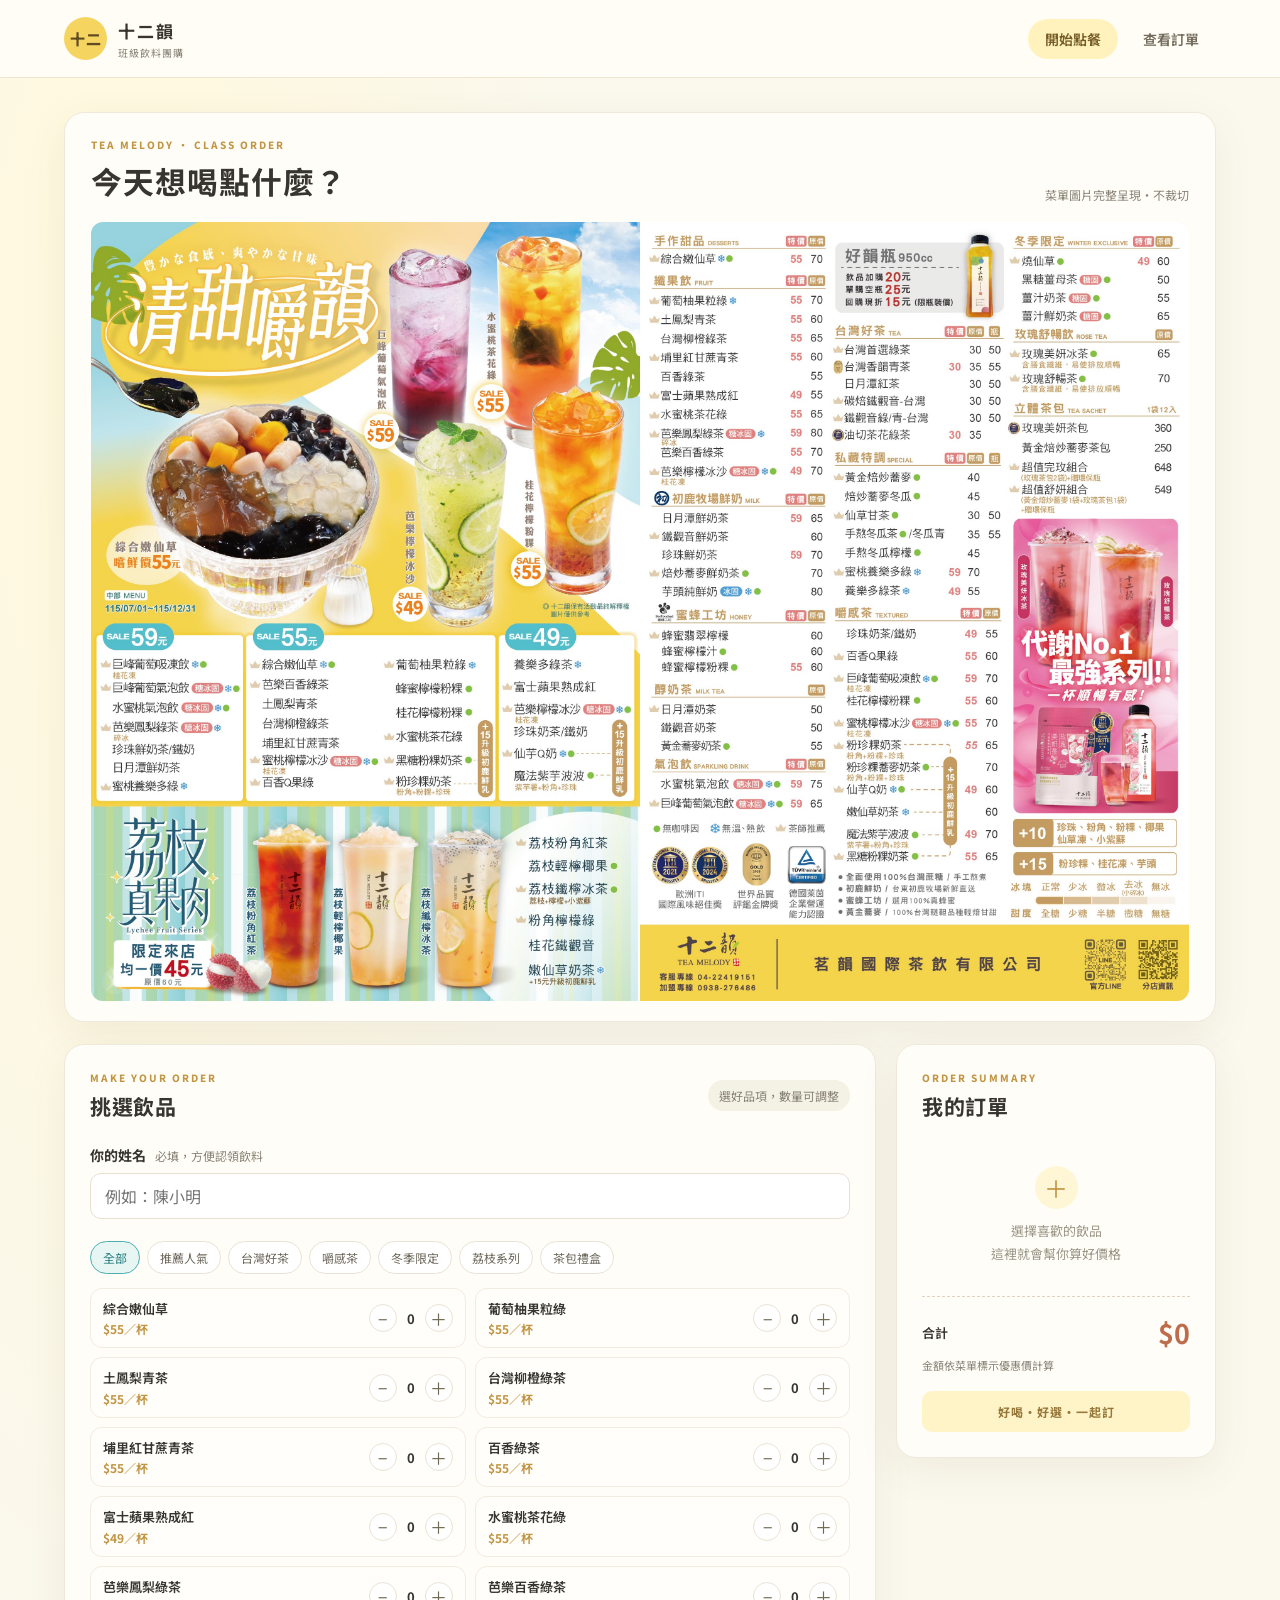
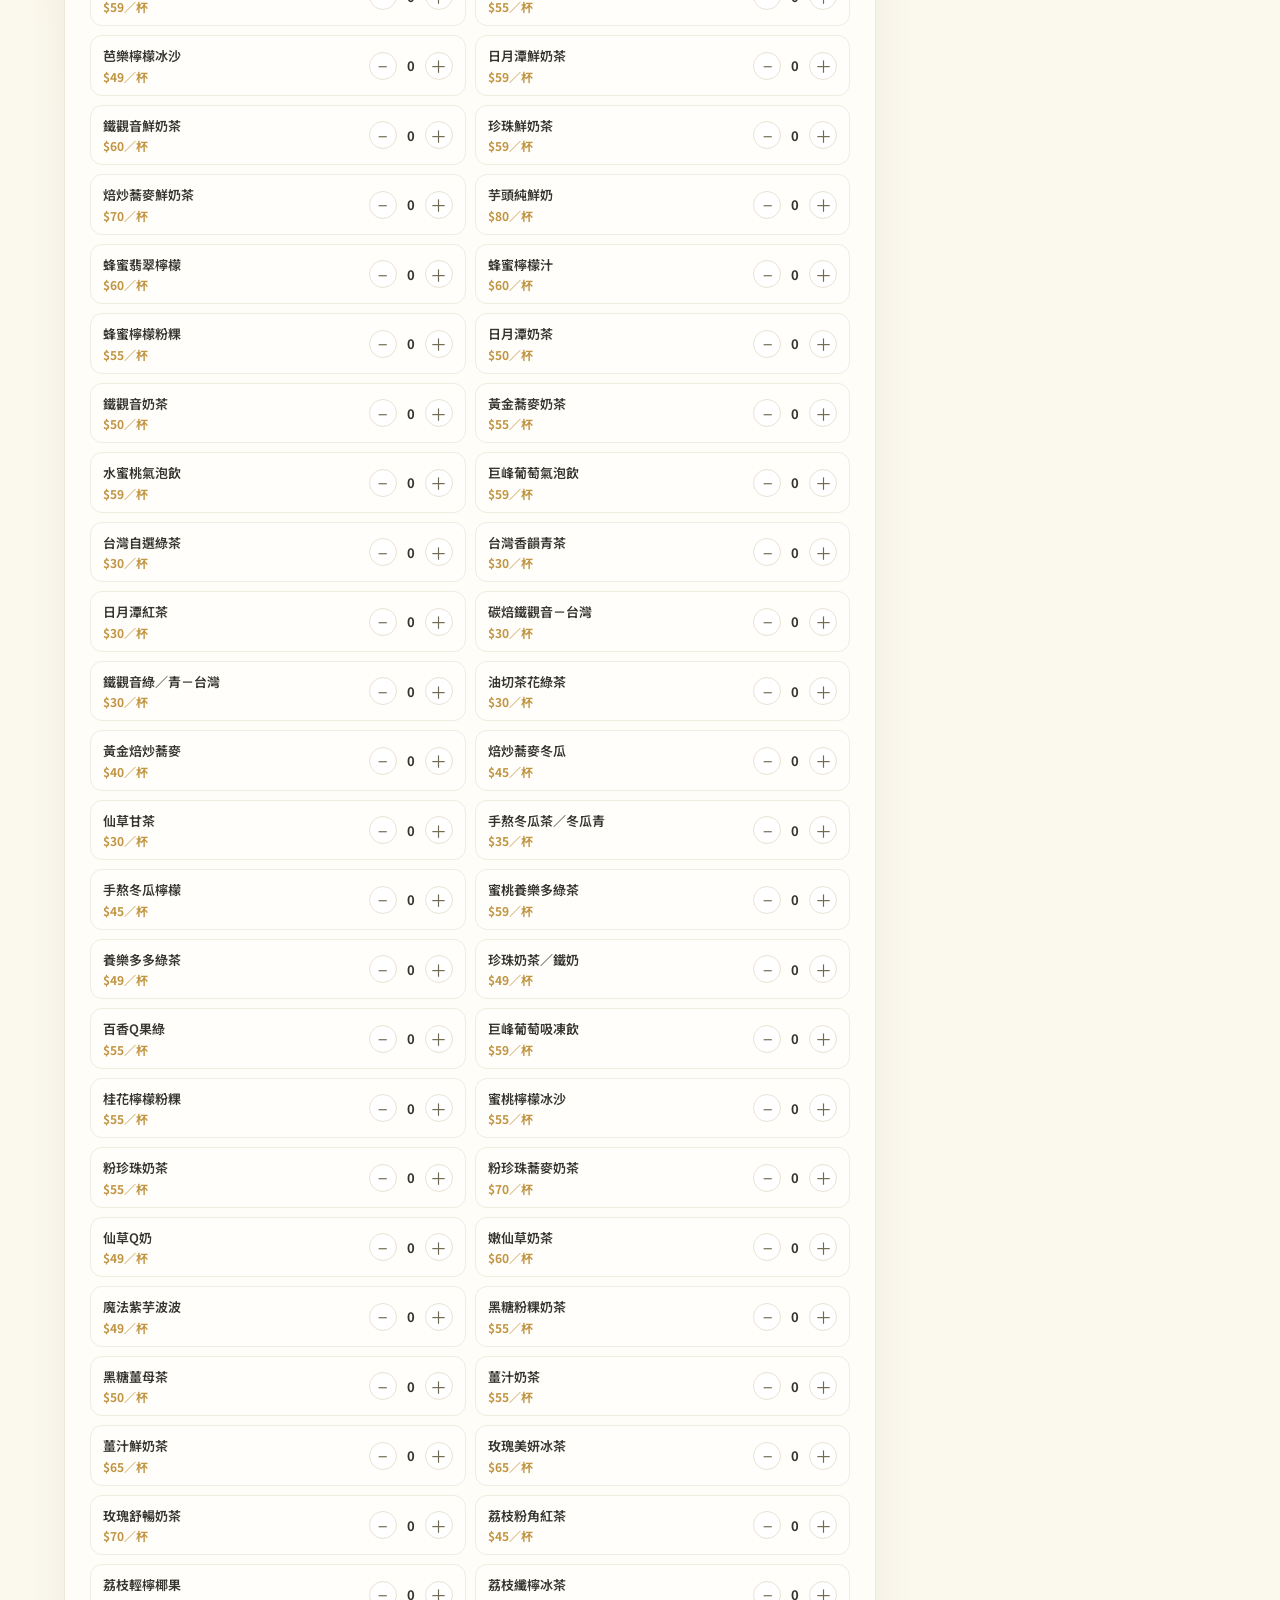
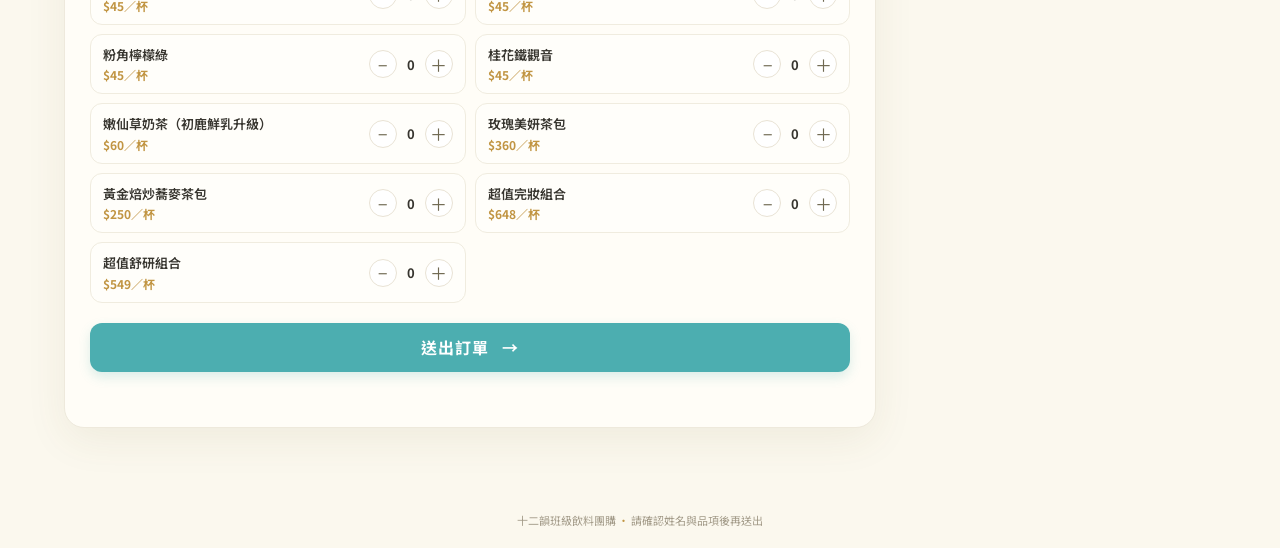
<file: index.html>
<!doctype html>
<html lang="zh-Hant">
<head>
  <meta charset="utf-8">
  <meta name="viewport" content="width=device-width, initial-scale=1">
  <meta name="theme-color" content="#f4cf58">
  <title>十二韻班級飲料團購</title>
  <link rel="stylesheet" href="styles.css">
  <script src="app.js?v=20261019-2" defer></script>
</head>
<body data-page="order">
  <header class="site-header">
    <a class="brand" href="index.html" aria-label="十二韻班級飲料團購首頁">
      <span class="brand-mark">十二</span>
      <span><strong>十二韻</strong><small>班級飲料團購</small></span>
    </a>
    <nav><a class="nav-link active" href="index.html">開始點餐</a><a class="nav-link" href="orders.html">查看訂單</a></nav>
  </header>

  <main class="order-page">
    <section class="menu-row panel" aria-labelledby="menu-heading">
      <div class="section-heading">
        <div><p class="eyebrow">TEA MELODY · CLASS ORDER</p><h1 id="menu-heading">今天想喝點什麼？</h1></div>
        <span class="heading-note">菜單圖片完整呈現・不裁切</span>
      </div>
      <img class="menu-image" src="十二韻菜單.jpg" alt="十二韻飲料完整菜單">
    </section>

    <div class="order-row">
      <section class="form-panel panel" aria-labelledby="form-heading">
        <div class="section-heading compact">
          <div><p class="eyebrow">MAKE YOUR ORDER</p><h2 id="form-heading">挑選飲品</h2></div>
          <span class="helper-pill">選好品項，數量可調整</span>
        </div>
        <form id="order-form">
          <label class="name-label" for="customer-name">你的姓名 <span>必填，方便認領飲料</span></label>
          <input id="customer-name" name="name" autocomplete="name" maxlength="60" placeholder="例如：陳小明" required>
          <div class="category-bar" id="category-bar" aria-label="飲品分類"></div>
          <div class="product-list" id="product-list"></div>
          <div class="mobile-total" id="mobile-total" aria-live="polite"></div>
          <button class="submit-button" type="submit">送出訂單 <span aria-hidden="true">→</span></button>
          <p class="form-message" id="form-message" role="status" aria-live="polite"></p>
        </form>
      </section>

      <aside class="price-panel panel" aria-labelledby="price-heading">
        <p class="eyebrow">ORDER SUMMARY</p>
        <h2 id="price-heading">我的訂單</h2>
        <div class="summary-empty" id="summary-empty"><span class="empty-icon">＋</span><p>選擇喜歡的飲品<br>這裡就會幫你算好價格</p></div>
        <ul class="summary-list" id="summary-list"></ul>
        <div class="total-line"><span>合計</span><strong id="total-price">$0</strong></div>
        <p class="price-note">金額依菜單標示優惠價計算</p>
        <div class="summary-sticker">好喝・好選・一起訂</div>
      </aside>
    </div>
  </main>
  <footer>十二韻班級飲料團購 <span>・</span> 請確認姓名與品項後再送出</footer>
</body>
</html>
</file>
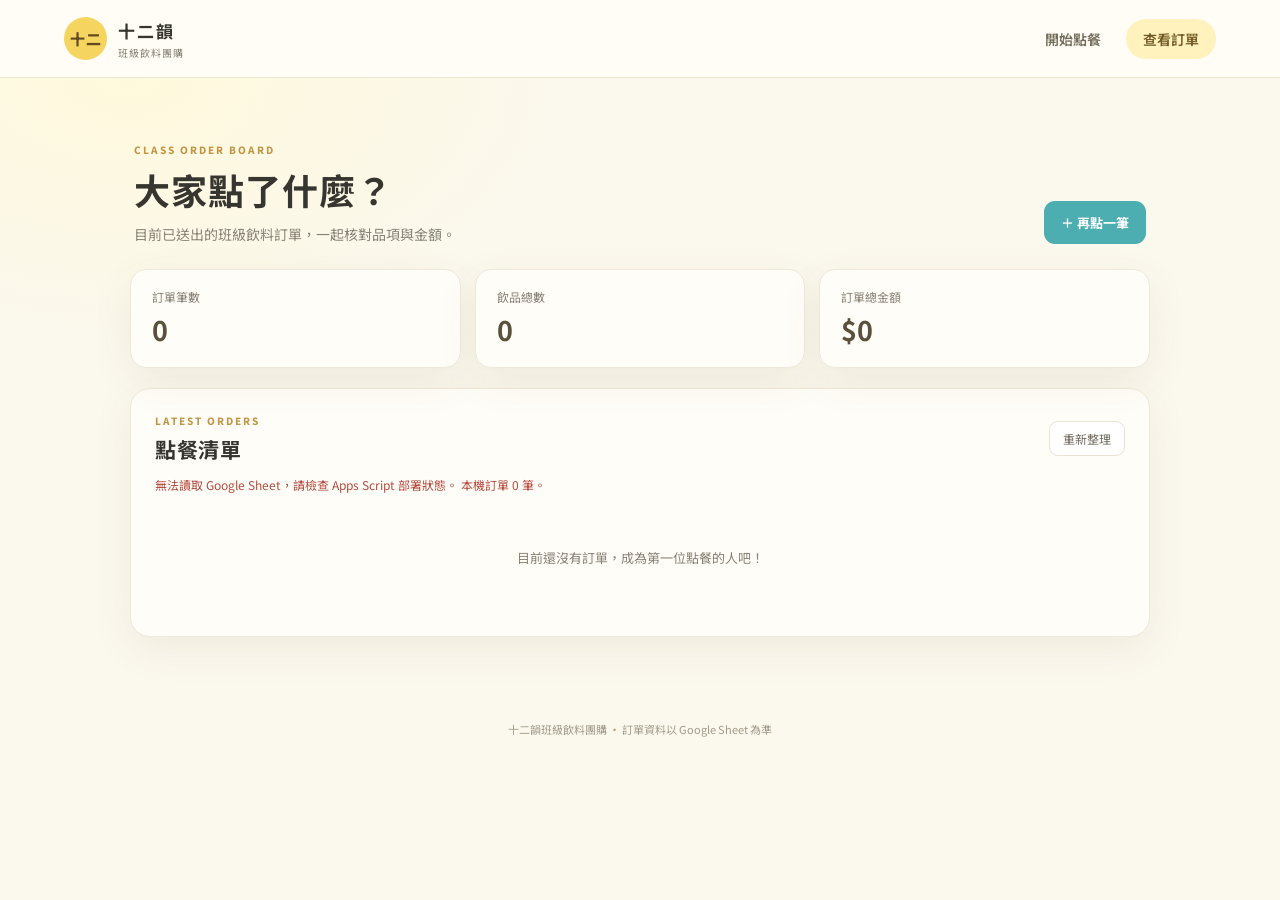
<file: orders.html>
<!doctype html>
<html lang="zh-Hant">
<head>
  <meta charset="utf-8">
  <meta name="viewport" content="width=device-width, initial-scale=1">
  <meta name="theme-color" content="#f4cf58">
  <title>目前訂單｜十二韻班級飲料團購</title>
  <link rel="stylesheet" href="styles.css">
  <script src="app.js?v=20261019-2" defer></script>
</head>
<body data-page="orders">
  <header class="site-header">
    <a class="brand" href="index.html" aria-label="十二韻班級飲料團購首頁">
      <span class="brand-mark">十二</span>
      <span><strong>十二韻</strong><small>班級飲料團購</small></span>
    </a>
    <nav><a class="nav-link" href="index.html">開始點餐</a><a class="nav-link active" href="orders.html">查看訂單</a></nav>
  </header>
  <main class="orders-page">
    <section class="orders-hero">
      <div><p class="eyebrow">CLASS ORDER BOARD</p><h1>大家點了什麼？</h1><p>目前已送出的班級飲料訂單，一起核對品項與金額。</p></div>
      <a class="primary-link" href="index.html">＋ 再點一筆</a>
    </section>
    <section class="orders-summary" aria-label="訂單統計">
      <article class="stat-card"><span>訂單筆數</span><strong id="order-count">0</strong></article>
      <article class="stat-card"><span>飲品總數</span><strong id="drink-count">0</strong></article>
      <article class="stat-card"><span>訂單總金額</span><strong id="orders-total">$0</strong></article>
    </section>
    <section class="orders-board panel">
      <div class="board-heading"><div><p class="eyebrow">LATEST ORDERS</p><h2>點餐清單</h2></div><button class="refresh-button" id="refresh-orders" type="button">重新整理</button></div>
      <p id="orders-message" class="orders-message" role="status" aria-live="polite"></p>
      <div class="orders-list" id="orders-list"></div>
    </section>
  </main>
  <footer>十二韻班級飲料團購 <span>・</span> 訂單資料以 Google Sheet 為準</footer>
</body>
</html>
</file>
<file: styles.css>
@import url('https://fonts.googleapis.com/css2?family=Noto+Sans+TC:wght@400;500;600;700;800&display=swap');

:root {
  color-scheme: light;
  --ink: #37352f;
  --muted: #888276;
  --gold: #c19543;
  --yellow: #f5d45f;
  --teal: #4caeb0;
  --paper: #fffdf7;
  --line: #eee8d8;
  --shadow: 0 12px 40px rgba(105, 87, 40, .08);
  font-family: "Noto Sans TC", "Microsoft JhengHei", sans-serif;
  background: #fbf8ee;
  color: var(--ink);
}

* { box-sizing: border-box; }
body { margin: 0; min-width: 320px; background: radial-gradient(ellipse at 10% 10%, #fff9dc 0, transparent 29rem), #fbf8ee; }
a { color: inherit; text-decoration: none; }
button, input { font: inherit; }
.site-header { height: 78px; padding: 0 max(5vw, calc((100vw - 1320px) / 2)); display: flex; align-items: center; justify-content: space-between; background: rgba(255,253,247,.94); border-bottom: 1px solid rgba(221,208,171,.5); }
.brand { display: flex; align-items: center; gap: 11px; }
.brand-mark { display: grid; place-items: center; width: 43px; height: 43px; border-radius: 50%; background: var(--yellow); color: #604b22; font-size: 15px; font-weight: 800; letter-spacing: 1px; }
.brand strong, .brand small { display: block; }
.brand strong { font-size: 17px; letter-spacing: 2px; }
.brand small { margin-top: 2px; color: var(--muted); font-size: 10px; letter-spacing: 1px; }
.site-header nav { display: flex; gap: 8px; }
.nav-link { padding: 10px 17px; border-radius: 999px; color: #736c5c; font-size: 14px; font-weight: 600; }
.nav-link.active { background: #fff2bd; color: #745b25; }
.order-page, .orders-page { width: min(1320px, 90vw); margin: 34px auto 64px; }
.panel { background: var(--paper); border: 1px solid #eee9dc; border-radius: 20px; box-shadow: var(--shadow); }
.menu-row { padding: 24px 26px 20px; }
.section-heading { display: flex; justify-content: space-between; align-items: end; gap: 20px; margin-bottom: 19px; }
.eyebrow { margin: 0 0 6px; color: var(--gold); font-size: 10px; font-weight: 800; letter-spacing: 2px; }
h1, h2, p { margin-top: 0; }
h1, h2 { margin-bottom: 0; }
.section-heading h1 { font-size: clamp(23px, 2.4vw, 31px); letter-spacing: 1px; }
.heading-note, .helper-pill { color: var(--muted); font-size: 12px; }
.menu-image { display: block; width: 100%; height: auto; object-fit: contain; border-radius: 12px; background: #f4f0e5; }
.order-row { display: grid; grid-template-columns: minmax(0, 1fr) 320px; gap: 20px; margin-top: 22px; align-items: start; }
.form-panel, .price-panel { padding: 25px; }
.section-heading.compact { align-items: center; margin-bottom: 24px; }
.section-heading h2, .price-panel h2, .board-heading h2 { font-size: 21px; letter-spacing: .5px; }
.helper-pill { padding: 7px 11px; border-radius: 999px; background: #f4f1e5; white-space: nowrap; }
.name-label { display: block; margin-bottom: 8px; font-weight: 700; font-size: 14px; }
.name-label span { margin-left: 6px; font-weight: 400; color: var(--muted); font-size: 12px; }
#customer-name { width: 100%; height: 46px; padding: 0 14px; border: 1px solid #e7e1d2; border-radius: 11px; outline: 0; background: white; }
#customer-name:focus { border-color: var(--teal); box-shadow: 0 0 0 3px rgba(76,174,176,.13); }
.category-bar { display: flex; flex-wrap: wrap; gap: 7px; margin: 22px 0 14px; }
.category-chip { padding: 7px 12px; border: 1px solid #e9e3d5; border-radius: 999px; color: #6e695d; background: white; cursor: pointer; font-size: 12px; }
.category-chip.active { border-color: var(--teal); color: #247d7f; background: #e8f6f3; }
.product-list { display: grid; grid-template-columns: repeat(2, minmax(0, 1fr)); gap: 9px; }
.product-card { min-height: 58px; display: flex; align-items: center; justify-content: space-between; gap: 10px; padding: 10px 12px; border: 1px solid #f0ecdf; border-radius: 12px; background: #fffefa; }
.product-meta { min-width: 0; }
.product-name { display: block; font-size: 13px; font-weight: 600; line-height: 1.5; }
.product-price { display: block; margin-top: 2px; color: var(--gold); font-size: 12px; font-weight: 700; }
.quantity-control { flex: 0 0 auto; display: flex; align-items: center; gap: 8px; }
.qty-button { width: 28px; height: 28px; padding: 0; border: 1px solid #e9e3d5; border-radius: 50%; background: white; color: #706952; cursor: pointer; font-size: 17px; line-height: 1; }
.qty-button:hover { border-color: var(--teal); color: #247d7f; }
.qty-value { min-width: 12px; text-align: center; font-size: 13px; font-weight: 700; }
.submit-button { width: 100%; height: 49px; margin-top: 20px; border: 0; border-radius: 12px; background: var(--teal); color: white; cursor: pointer; font-weight: 700; letter-spacing: 1px; box-shadow: 0 5px 12px rgba(76,174,176,.2); }
.submit-button:hover, .primary-link:hover { background: #378f92; }
.submit-button:disabled { cursor: wait; opacity: .7; }
.submit-button span { margin-left: 8px; }
.form-message { min-height: 20px; margin: 10px 0 0; color: #357d61; text-align: center; font-size: 13px; }
.form-message.error, .orders-message.error { color: #b54c40; }
.price-panel { position: sticky; top: 20px; }
.price-panel h2 { margin-bottom: 20px; }
.summary-empty { padding: 25px 4px 22px; text-align: center; color: #9b9587; font-size: 13px; line-height: 1.8; }
.empty-icon { display: grid; place-items: center; width: 43px; height: 43px; margin: 0 auto 10px; border-radius: 50%; background: #fff6d5; color: var(--gold); font-size: 24px; }
.summary-empty p { margin-bottom: 0; }
.summary-list { display: grid; gap: 10px; max-height: 270px; overflow: auto; margin: 0; padding: 0 0 8px; list-style: none; }
.summary-item { display: flex; justify-content: space-between; gap: 10px; font-size: 12px; }
.summary-item span:first-child { overflow-wrap: anywhere; }
.summary-item span:last-child { flex: 0 0 auto; font-weight: 600; }
.total-line { display: flex; justify-content: space-between; align-items: center; padding-top: 16px; border-top: 1px dashed #ddd4bd; }
.total-line span { font-size: 13px; font-weight: 600; }
.total-line strong { color: #be6d4c; font-size: 27px; }
.price-note { margin: 5px 0 18px; color: var(--muted); font-size: 11px; }
.summary-sticker { padding: 12px; border-radius: 10px; background: #fff4c7; color: #96783b; text-align: center; font-size: 12px; font-weight: 700; letter-spacing: 1px; }
.mobile-total { display: none; }
footer { padding: 20px; color: #a39b89; text-align: center; font-size: 11px; }
footer span { color: var(--gold); }
.orders-page { max-width: 1020px; }
.orders-hero { display: flex; align-items: end; justify-content: space-between; gap: 20px; padding: 30px 4px 25px; }
.orders-hero h1 { font-size: clamp(26px, 3vw, 36px); letter-spacing: 1px; }
.orders-hero p:last-child { margin: 9px 0 0; color: var(--muted); font-size: 14px; }
.primary-link { display: inline-flex; align-items: center; padding: 12px 17px; border-radius: 11px; background: var(--teal); color: white; font-size: 13px; font-weight: 700; white-space: nowrap; }
.orders-summary { display: grid; grid-template-columns: repeat(3, 1fr); gap: 14px; margin-bottom: 20px; }
.stat-card { padding: 18px 21px; border: 1px solid #eee9dc; border-radius: 16px; background: var(--paper); box-shadow: var(--shadow); }
.stat-card span { display: block; color: var(--muted); font-size: 12px; }
.stat-card strong { display: block; margin-top: 5px; color: #5b503b; font-size: 27px; }
.orders-board { padding: 24px; }
.board-heading { display: flex; align-items: center; justify-content: space-between; }
.refresh-button { padding: 8px 13px; border: 1px solid #e9e3d5; border-radius: 9px; background: white; color: #726c5e; cursor: pointer; font-size: 12px; }
.orders-message { min-height: 19px; margin: 12px 0 0; color: var(--muted); font-size: 12px; }
.orders-list { display: grid; gap: 11px; margin-top: 8px; }
.order-card { padding: 17px 18px; border: 1px solid #eee9dc; border-radius: 13px; background: #fffefa; }
.order-card-head { display: flex; align-items: center; justify-content: space-between; gap: 10px; margin-bottom: 11px; }
.order-customer { font-size: 15px; font-weight: 700; }
.order-date { margin-left: 8px; color: var(--muted); font-size: 11px; font-weight: 400; }
.order-amount { color: #bd704f; font-weight: 800; }
.order-card-items { display: flex; flex-wrap: wrap; gap: 7px; }
.order-card-items span { padding: 5px 9px; border-radius: 999px; background: #f4f1e7; color: #726b5d; font-size: 11px; }
.orders-empty { padding: 45px 15px; color: var(--muted); text-align: center; font-size: 13px; }

@media (max-width: 820px) {
  .order-row { grid-template-columns: minmax(0, 1fr) 270px; gap: 14px; }
  .form-panel, .price-panel { padding: 19px; }
  .product-list { grid-template-columns: 1fr; }
  .menu-row { padding: 19px; }
}
@media (max-width: 650px) {
  .site-header { height: 68px; padding: 0 5vw; }
  .nav-link { padding: 9px 11px; font-size: 12px; }
  .order-page, .orders-page { width: 92vw; margin-top: 18px; }
  .section-heading { align-items: start; flex-direction: column; gap: 8px; }
  .heading-note { font-size: 11px; }
  .menu-row { padding: 14px; border-radius: 15px; }
  .menu-image { border-radius: 8px; }
  .order-row { grid-template-columns: 1fr; margin-top: 14px; }
  .form-panel { padding: 18px 15px; }
  .section-heading.compact { flex-direction: row; align-items: center; }
  .helper-pill { white-space: normal; text-align: right; font-size: 10px; }
  .product-list { grid-template-columns: 1fr; }
  .price-panel { display: none; }
  .mobile-total { display: flex; justify-content: space-between; margin-top: 18px; padding: 12px 2px 0; border-top: 1px dashed #ddd4bd; font-size: 13px; font-weight: 600; }
  .mobile-total strong { color: #bd704f; font-size: 18px; }
  .orders-hero { align-items: start; flex-direction: column; padding: 20px 0; }
  .orders-summary { gap: 8px; }
  .stat-card { padding: 13px 10px; }
  .stat-card span { font-size: 10px; }
  .stat-card strong { font-size: 20px; }
  .orders-board { padding: 16px; }
  .order-card { padding: 13px; }
  .order-date { display: block; margin: 3px 0 0; }
}
</file>
